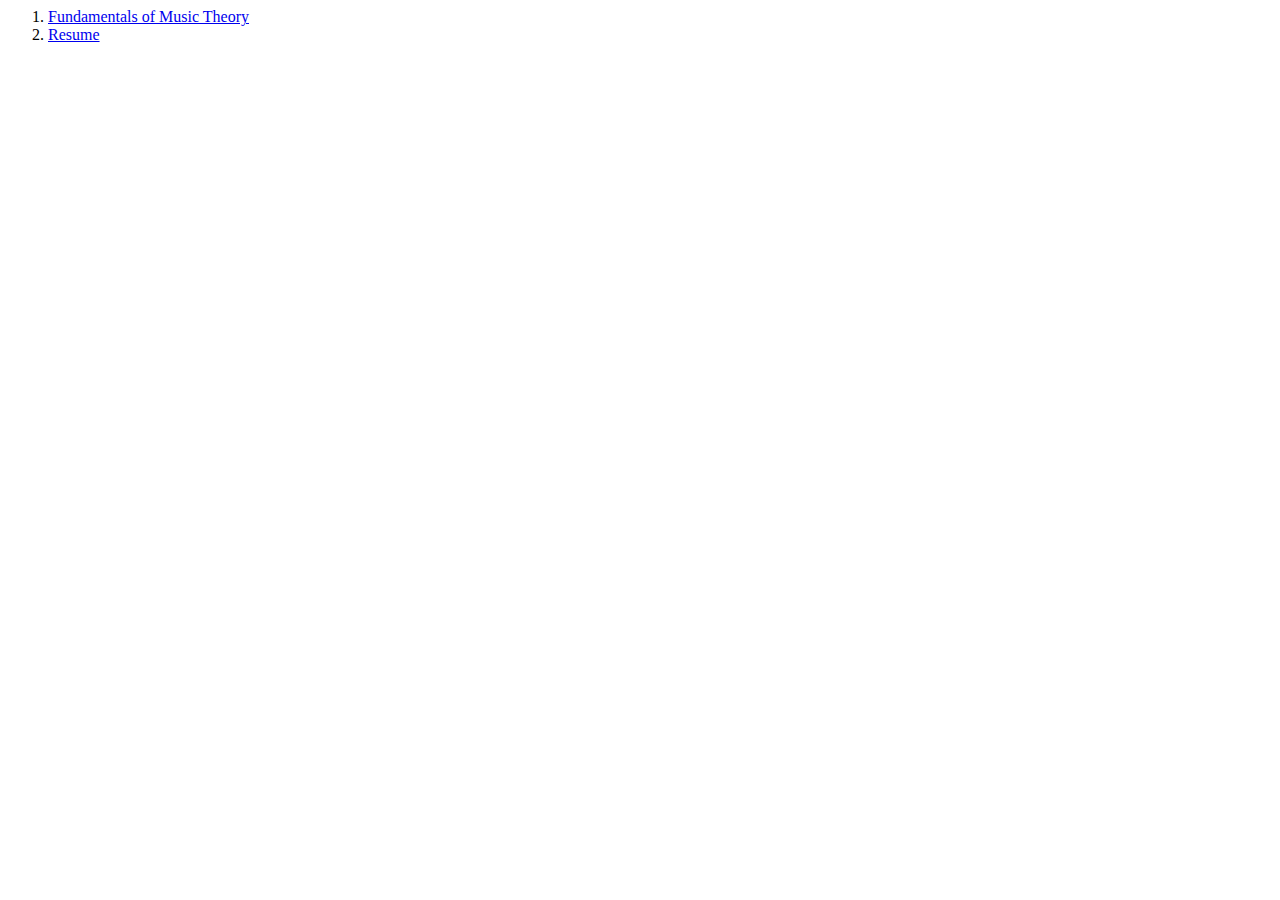
<file: index.html>
<html lang="en">
  <head>
    <meta charset="UTF-8" />
    <meta name="viewport" content="width=device-width, initial-scale=1.0" />
    <title>Document</title>
  </head>
  <body>
    <ol>
      <li><a href="/music-theory/">Fundamentals of Music Theory</a></li>
      <li><a href="/resume/">Resume</a></li>
    </ol>
  </body>
</html>
</file>
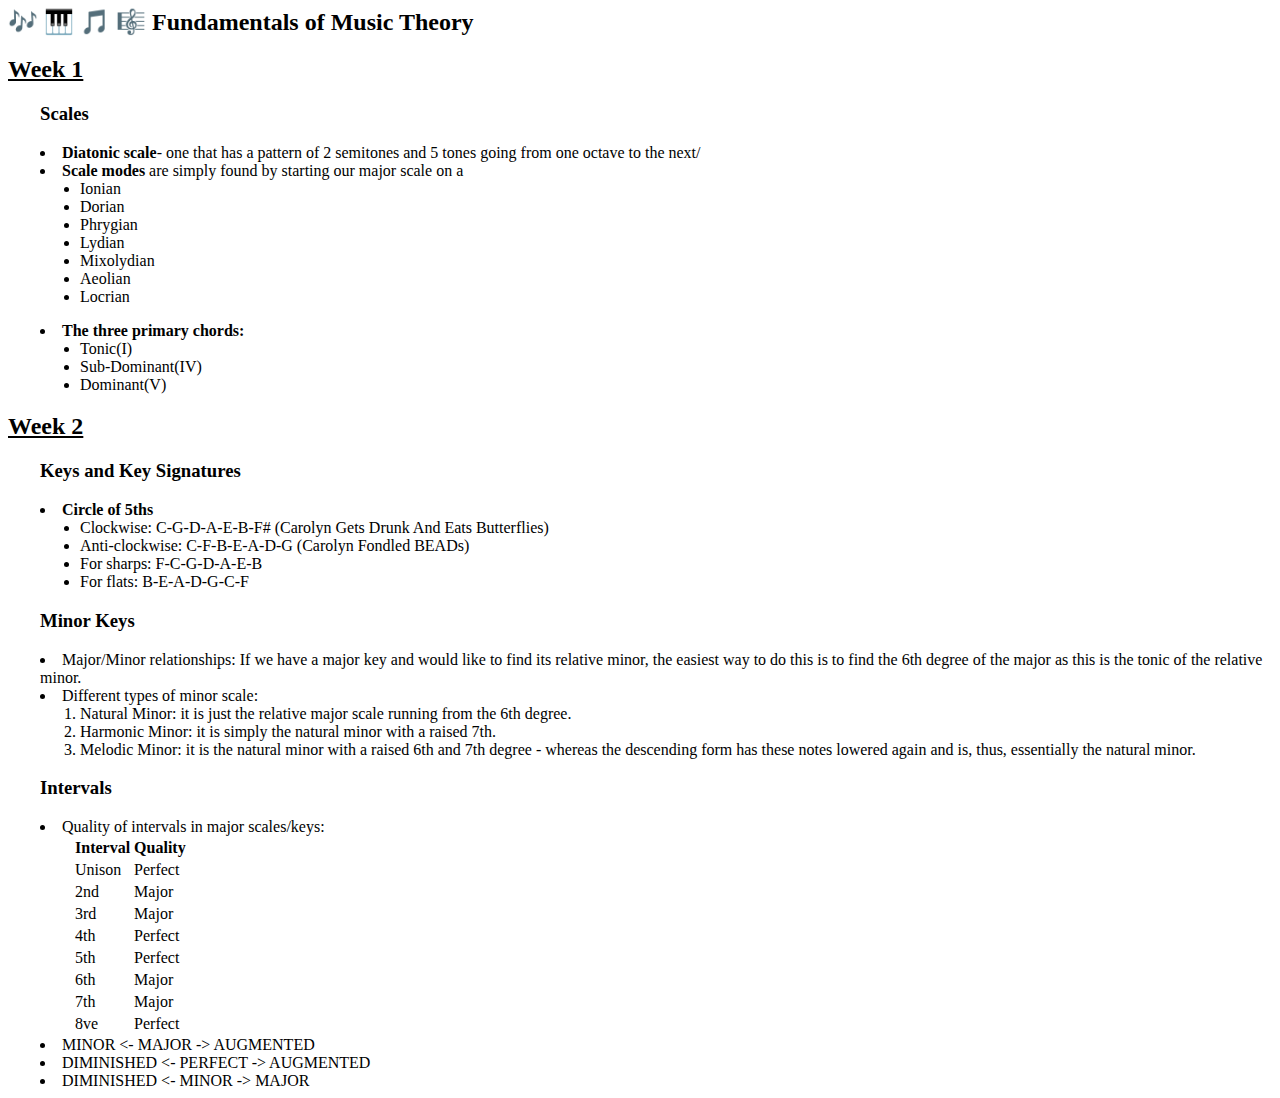
<file: music-theory/index.html>
<html lang="en">
  <head>
    <meta charset="UTF-8" />
    <meta name="viewport" content="width=device-width, initial-scale=1.0" />
    <title>Document</title>
    <style>
      .week {
        margin-left: 2em;
      }
    </style>
  </head>
  <body>
    <h2>🎶 🎹 🎵 🎼 Fundamentals of Music Theory</h2>
    <h2 style="text-decoration: underline;">Week 1</h2>
    <div id="week1" class="week">
      <h3>Scales</h3>
      <li>
        <b>Diatonic scale</b>- one that has a pattern of 2 semitones and 5 tones
        going from one octave to the next/
      </li>
      <li>
        <b>Scale modes</b> are simply found by starting our major scale on a
        <ul style="margin-top: 0;">
          <li>Ionian</li>
          <li>Dorian</li>
          <li>Phrygian</li>
          <li>Lydian</li>
          <li>Mixolydian</li>
          <li>Aeolian</li>
          <li>Locrian</li>
        </ul>
      </li>
      <li>
        <b>The three primary chords:</b>
        <ul style="margin-top: 0;">
          <li>Tonic(I)</li>
          <li>Sub-Dominant(IV)</li>
          <li>Dominant(V)</li>
        </ul>
      </li>
    </div>
    <!-- -------------------- -->
    <h2 style="text-decoration: underline;">Week 2</h2>
    <div id="week2" class="week">
      <h3>Keys and Key Signatures</h3>
      <li>
        <b>Circle of 5ths</b>
        <ul style="margin-top: 0em;">
          <li>
            Clockwise: C-G-D-A-E-B-F# (Carolyn Gets Drunk And Eats Butterflies)
          </li>
          <li>Anti-clockwise: C-F-B-E-A-D-G (Carolyn Fondled BEADs)</li>
          <li>For sharps: F-C-G-D-A-E-B</li>
          <li>For flats: B-E-A-D-G-C-F</li>
        </ul>
      </li>
      <h3>Minor Keys</h3>
      <li>
        Major/Minor relationships: If we have a major key and would like to find
        its relative minor, the easiest way to do this is to find the 6th degree
        of the major as this is the tonic of the relative minor.
      </li>
      <li>Different types of minor scale:
        <ol style="margin-top: 0em;">
          <li>Natural Minor: it is just the relative major scale running from the 6th degree.</li>
          <li>Harmonic Minor: it is simply the natural minor with a raised 7th.</li>
          <li>Melodic Minor: it is the natural minor with a raised 6th and 7th degree - whereas the descending form has these notes lowered again and is, thus, essentially the natural minor.</li>
        </ol>
      </ul>
      </li>
      <h3>Intervals</h3>
      <li>Quality of intervals in major scales/keys:</li>
      <table style="margin-left: 2em;">
        <tbody><tr><td><strong>Interval</strong></td><td><strong>Quality</strong></td></tr><tr><td>Unison</td><td>Perfect</td></tr><tr><td>2nd</td><td>Major</td></tr><tr><td>3rd</td><td>Major</td></tr><tr><td>4th</td><td>Perfect</td></tr><tr><td>5th</td><td>Perfect</td></tr><tr><td>6th</td><td>Major</td></tr><tr><td>7th</td><td>Major</td></tr><tr><td>8ve</td><td>Perfect</td></tr></tbody>
      </table>
      <li>MINOR <- MAJOR -> AUGMENTED</li>
      <li>DIMINISHED <- PERFECT -> AUGMENTED</li>
      <li>DIMINISHED <- MINOR -> MAJOR</li>
    </div>
  </body>
</html>
</file>
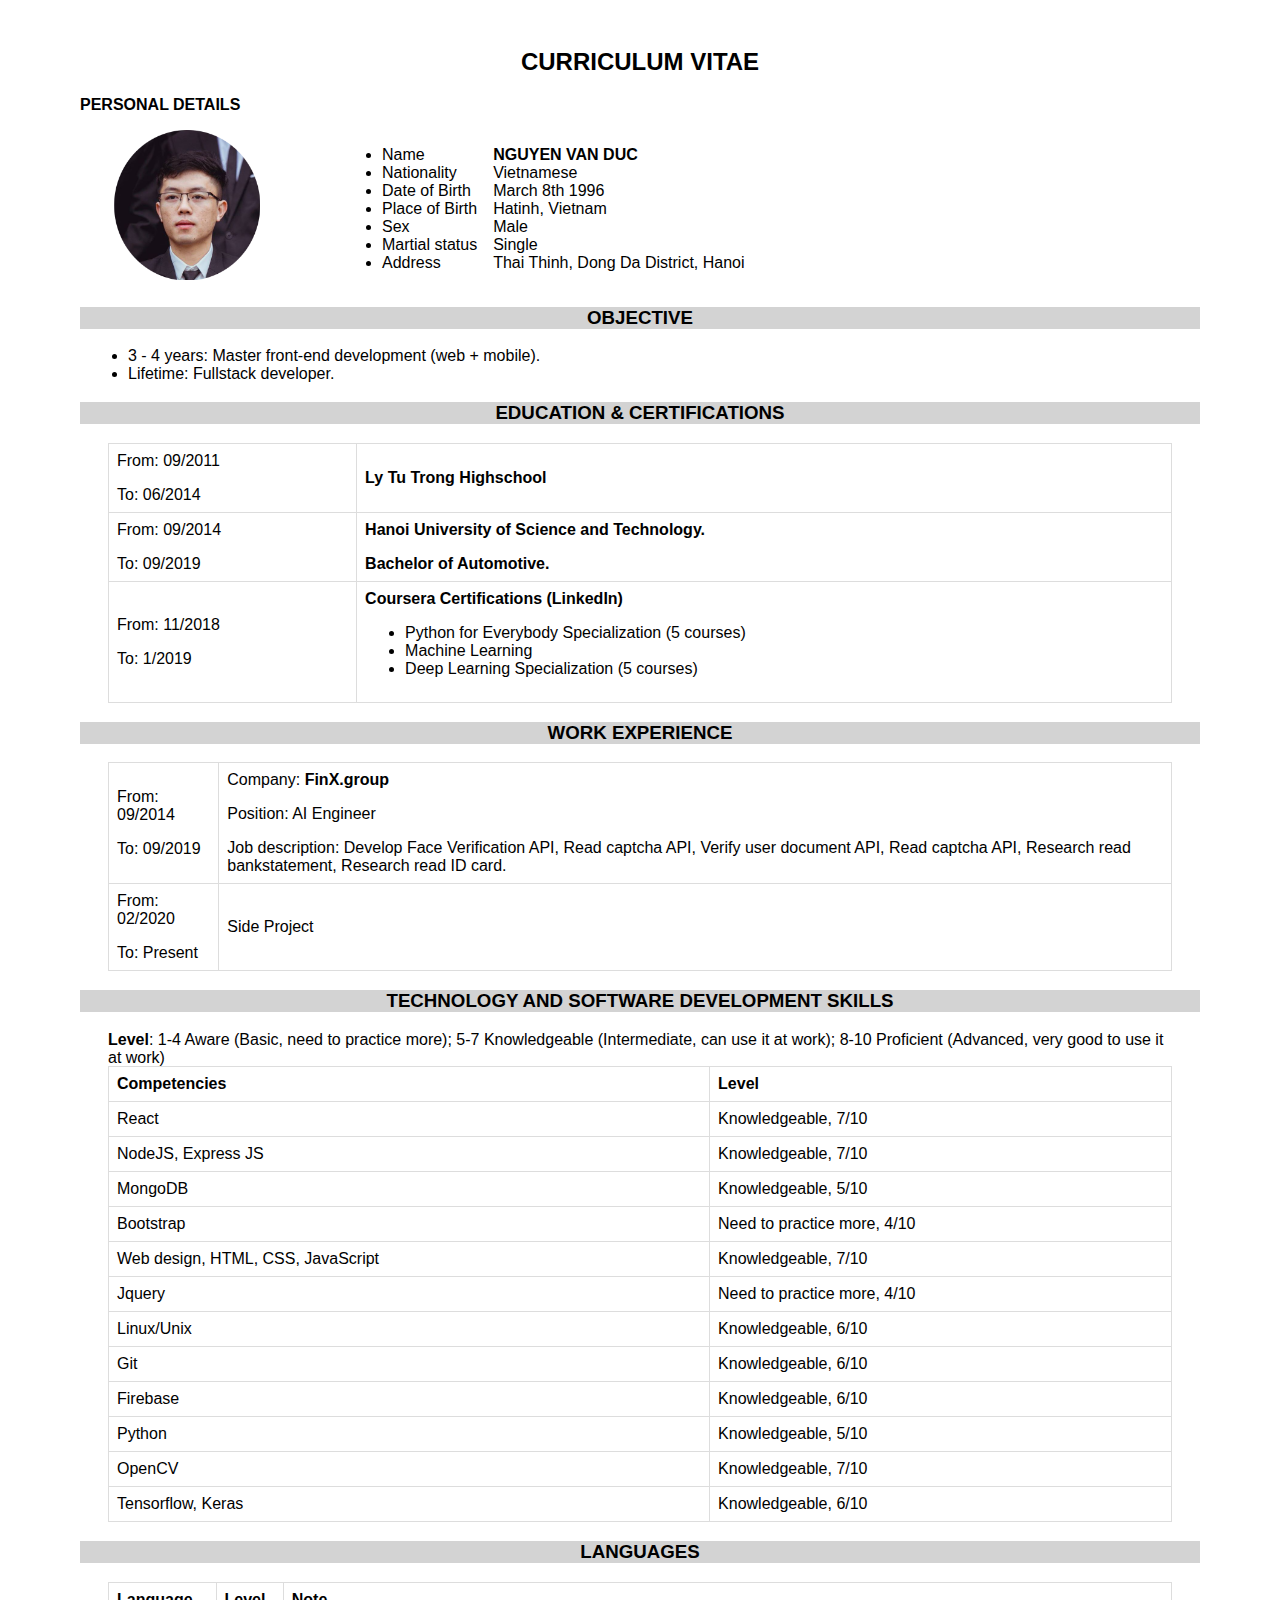
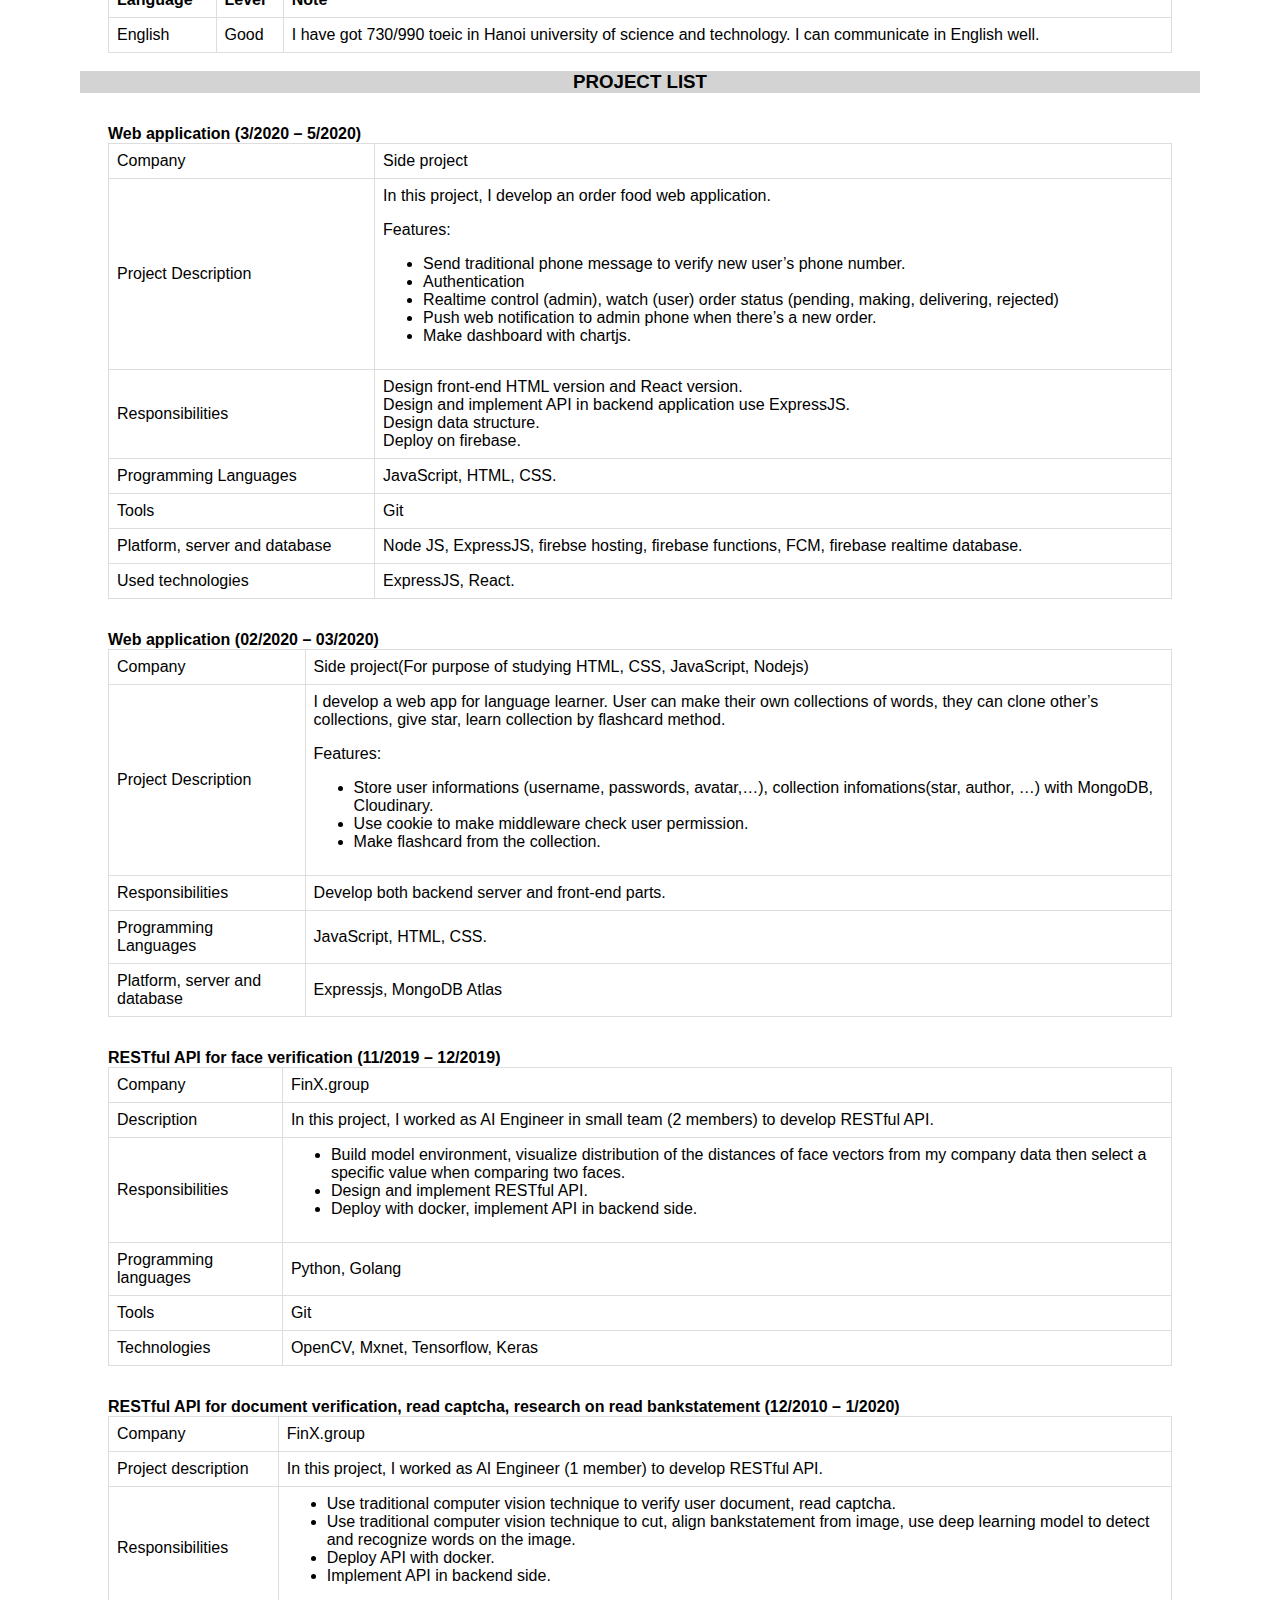
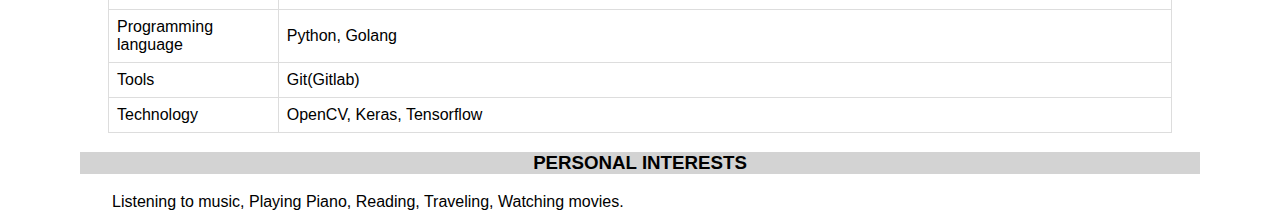
<file: resume-v2/index.html>
<html lang="en">
  <head>
    <meta charset="UTF-8" />
    <meta name="viewport" content="width=device-width, initial-scale=1.0" />
    <link rel="stylesheet" href="./style.css" />
    <title>Nguyen Van Duc</title>
  </head>
  <body>
    <h2>CURRICULUM VITAE</h2>
    <div id="personal-details">
      <b>PERSONAL DETAILS</b>
      <div id="personal-list">
        <img src="../resume//images/avatar.png" alt="" />
        <div class="left-column">
          <ul>
            <li>Name</li>
            <li>Nationality</li>
            <li>Date of Birth</li>
            <li>Place of Birth</li>
            <li>Sex</li>
            <li>Martial status</li>
            <li>Address</li>
          </ul>
        </div>
        <div class="right-column">
          <p><b>NGUYEN VAN DUC</b></p>
          <p>Vietnamese</p>
          <p>March 8th 1996</p>
          <p>Hatinh, Vietnam</p>
          <p>Male</p>
          <p>Single</p>
          <p>Thai Thinh, Dong Da District, Hanoi</p>
        </div>
      </div>
    </div>
    <section id="objective">
      <h3>OBJECTIVE</h3>
      <ul>
        <li>3 - 4 years: Master front-end development (web + mobile).</li>
        <li>Lifetime: Fullstack developer.</li>
      </ul>
      <!-- <p>.</p>
      <p></p> -->
    </section>
    <section id="educationAndCertification">
      <h3>EDUCATION &amp; CERTIFICATIONS</h3>
      <table>
        <tr>
          <td>
            <p>From: 09/2011</p>
            <p>To: 06/2014</p>
          </td>
          <td><b>Ly Tu Trong Highschool</b></td>
        </tr>
        <tr>
          <td>
            <p>From: 09/2014</p>
            <p>To: 09/2019</p>
          </td>
          <td>
            <p><b>Hanoi University of Science and Technology.</b></p>
            <p><b>Bachelor of Automotive.</b></p>
          </td>
        </tr>
        <tr>
          <td>
            <p>From: 11/2018</p>
            <p>To: 1/2019</p>
          </td>
          <td>
            <p><b>Coursera Certifications (LinkedIn)</b></p>
            <ul>
              <li>Python for Everybody Specialization (5 courses)</li>
              <li>Machine Learning</li>
              <li>Deep Learning Specialization (5 courses)</li>
            </ul>
          </td>
        </tr>
      </table>
    </section>
    <section id="work-experiences">
      <h3>WORK EXPERIENCE</h3>
      <table>
        <tr>
          <td>
            <p>From: 09/2014</p>
            <p>To: 09/2019</p>
          </td>
          <td>
            <sp>Company: <b>FinX.group</b></sp>
            <p>Position: AI Engineer</p>
            <p>
              Job description: Develop Face Verification API, Read captcha API,
              Verify user document API, Read captcha API, Research read
              bankstatement, Research read ID card.
            </p>
          </td>
        </tr>
        <tr>
          <td>
            <p>From: 02/2020</p>
            <p>To: Present</p>
          </td>
          <td>
            <p>Side Project</p>
          </td>
        </tr>
      </table>
    </section>
    <section id="skills">
      <h3>TECHNOLOGY AND SOFTWARE DEVELOPMENT SKILLS</h3>
      <table>
        <tr>
          <div>
            <b>Level</b
            ><span
              >: 1-4 Aware (Basic, need to practice more); 5-7 Knowledgeable
              (Intermediate, can use it at work); 8-10 Proficient (Advanced,
              very good to use it at work)</span
            >
          </div>
        </tr>
        <tr>
          <td>
            <b>Competencies</b>
          </td>
          <td>
            <b>Level</b>
          </td>
        </tr>
        <tr>
          <td>React</td>
          <td>Knowledgeable, 7/10</td>
        </tr>
        <tr>
          <td>NodeJS, Express JS</td>
          <td>Knowledgeable, 7/10</td>
        </tr>
        <tr>
          <td>MongoDB</td>
          <td>Knowledgeable, 5/10</td>
        </tr>
        <tr>
          <td>Bootstrap</td>
          <td>Need to practice more, 4/10</td>
        </tr>
        <tr>
          <td>Web design, HTML, CSS, JavaScript</td>
          <td>Knowledgeable, 7/10</td>
        </tr>
        <tr>
          <td>Jquery</td>
          <td>Need to practice more, 4/10</td>
        </tr>
        <tr>
          <td>Linux/Unix</td>
          <td>Knowledgeable, 6/10</td>
        </tr>
        <tr>
          <td>Git</td>
          <td>Knowledgeable, 6/10</td>
        </tr>
        <tr>
          <td>Firebase</td>
          <td>Knowledgeable, 6/10</td>
        </tr>
        <tr>
          <td>Python</td>
          <td>Knowledgeable, 5/10</td>
        </tr>
        <tr>
          <td>OpenCV</td>
          <td>Knowledgeable, 7/10</td>
        </tr>
        <tr>
          <td>Tensorflow, Keras</td>
          <td>Knowledgeable, 6/10</td>
        </tr>
      </table>
    </section>
    <section id="language">
      <h3>LANGUAGES</h3>
      <table>
        <tr>
          <td><b>Language</b></td>
          <td><b>Level</b></td>
          <td><b>Note</b></td>
        </tr>
        <tr>
          <td>English</td>
          <td>Good</td>
          <td>
            I have got 730/990 toeic in Hanoi university of science and
            technology. I can communicate in English well.
          </td>
        </tr>
      </table>
    </section>
    <section id="project-list">
      <h3>PROJECT LIST</h3>
      <p><b>Web application (3/2020 – 5/2020)</b></p>
      <table>
        <tr>
          <td>Company</td>
          <td>Side project</td>
        </tr>
        <tr>
          <td>Project Description</td>
          <td>
            <span
              >In this project, I develop an order food web application.</span
            ><br />
            <p>
              Features:
            </p>
            <ul>
              <li>
                Send traditional phone message to verify new user’s phone
                number.
              </li>
              <li>Authentication</li>
              <li>
                Realtime control (admin), watch (user) order status (pending,
                making, delivering, rejected)
              </li>
              <li>
                Push web notification to admin phone when there’s a new order.
              </li>
              <li>Make dashboard with chartjs.</li>
            </ul>
          </td>
        </tr>
        <tr>
          <td>Responsibilities</td>
          <td>
            <span>Design front-end HTML version and React version.</span><br />
            <span
              >Design and implement API in backend application use
              ExpressJS.</span
            ><br />
            <span>Design data structure.</span><br />
            <span>Deploy on firebase.</span>
          </td>
        </tr>
        <tr>
          <td>Programming Languages</td>
          <td>JavaScript, HTML, CSS.</td>
        </tr>
        <tr>
          <td>Tools</td>
          <td>Git</td>
        </tr>
        <tr>
          <td>Platform, server and database</td>
          <td>
            Node JS, ExpressJS, firebse hosting, firebase functions, FCM,
            firebase realtime database.
          </td>
        </tr>
        <tr>
          <td>Used technologies</td>
          <td>ExpressJS, React.</td>
        </tr>
      </table>
      <p><b>Web application (02/2020 – 03/2020)</b></p>
      <table>
        <tr>
          <td>
            Company
          </td>
          <td>
            Side project(For purpose of studying HTML, CSS, JavaScript, Nodejs)
          </td>
        </tr>
        <tr>
          <td>Project Description</td>
          <td>
            <span>
              I develop a web app for language learner. User can make their own
              collections of words, they can clone other’s collections, give
              star, learn collection by flashcard method. </span
            ><br />
            <p>Features:</p>
            <ul>
              <li>
                Store user informations (username, passwords, avatar,…),
                collection infomations(star, author, …) with MongoDB,
                Cloudinary.
              </li>
              <li>Use cookie to make middleware check user permission.</li>
              <li>Make flashcard from the collection.</li>
            </ul>
          </td>
        </tr>
        <tr>
          <td>Responsibilities</td>
          <td>Develop both backend server and front-end parts.</td>
        </tr>
        <tr>
          <td>Programming Languages</td>
          <td>JavaScript, HTML, CSS.</td>
        </tr>
        <tr>
          <td>Platform, server and database</td>
          <td>Expressjs, MongoDB Atlas</td>
        </tr>
      </table>
      <p><b>RESTful API for face verification (11/2019 – 12/2019)</b></p>
      <table>
        <tr>
          <td>Company</td>
          <td>FinX.group</td>
        </tr>
        <tr>
          <td>Description</td>
          <td>
            In this project, I worked as AI Engineer in small team (2 members)
            to develop RESTful API.
          </td>
        </tr>
        <tr>
          <td>Responsibilities</td>
          <td>
            <ul>
              <li>
                Build model environment, visualize distribution of the distances
                of face vectors from my company data then select a specific
                value when comparing two faces.
              </li>
              <li>
                Design and implement RESTful API.
              </li>
              <li>Deploy with docker, implement API in backend side.</li>
            </ul>
          </td>
        </tr>
        <tr>
          <td>Programming languages</td>
          <td>Python, Golang</td>
        </tr>
        <tr>
          <td>Tools</td>
          <td>Git</td>
        </tr>
        <tr>
          <td>Technologies</td>
          <td>OpenCV, Mxnet, Tensorflow, Keras</td>
        </tr>
      </table>
      <p>
        <b
          >RESTful API for document verification, read captcha, research on read
          bankstatement (12/2010 – 1/2020)</b
        >
      </p>
      <table>
        <tr>
          <td>Company</td>
          <td>FinX.group</td>
        </tr>
        <tr>
          <td>Project description</td>
          <td>
            In this project, I worked as AI Engineer (1 member) to develop
            RESTful API.
          </td>
        </tr>
        <tr>
          <td>Responsibilities</td>
          <td>
            <ul>
              <li>
                Use traditional computer vision technique to verify user
                document, read captcha.
              </li>
              <li>
                Use traditional computer vision technique to cut, align
                bankstatement from image, use deep learning model to detect and
                recognize words on the image.
              </li>
              <li>
                Deploy API with docker.
              </li>
              <li>
                Implement API in backend side.
              </li>
            </ul>
          </td>
        </tr>
        <tr>
          <td>Programming language</td>
          <td>Python, Golang</td>
        </tr>
        <tr>
          <td>Tools</td>
          <td>Git(Gitlab)</td>
        </tr>
        <tr>
          <td>Technology</td>
          <td>OpenCV, Keras, Tensorflow</td>
        </tr>
      </table>
    </section>
    <section id="personal-interests">
      <h3>PERSONAL INTERESTS</h3>
      <span style="padding-left: 2em;"
        >Listening to music, Playing Piano, Reading, Traveling, Watching
        movies.</span
      >
    </section>
  </body>
</html>
</file>
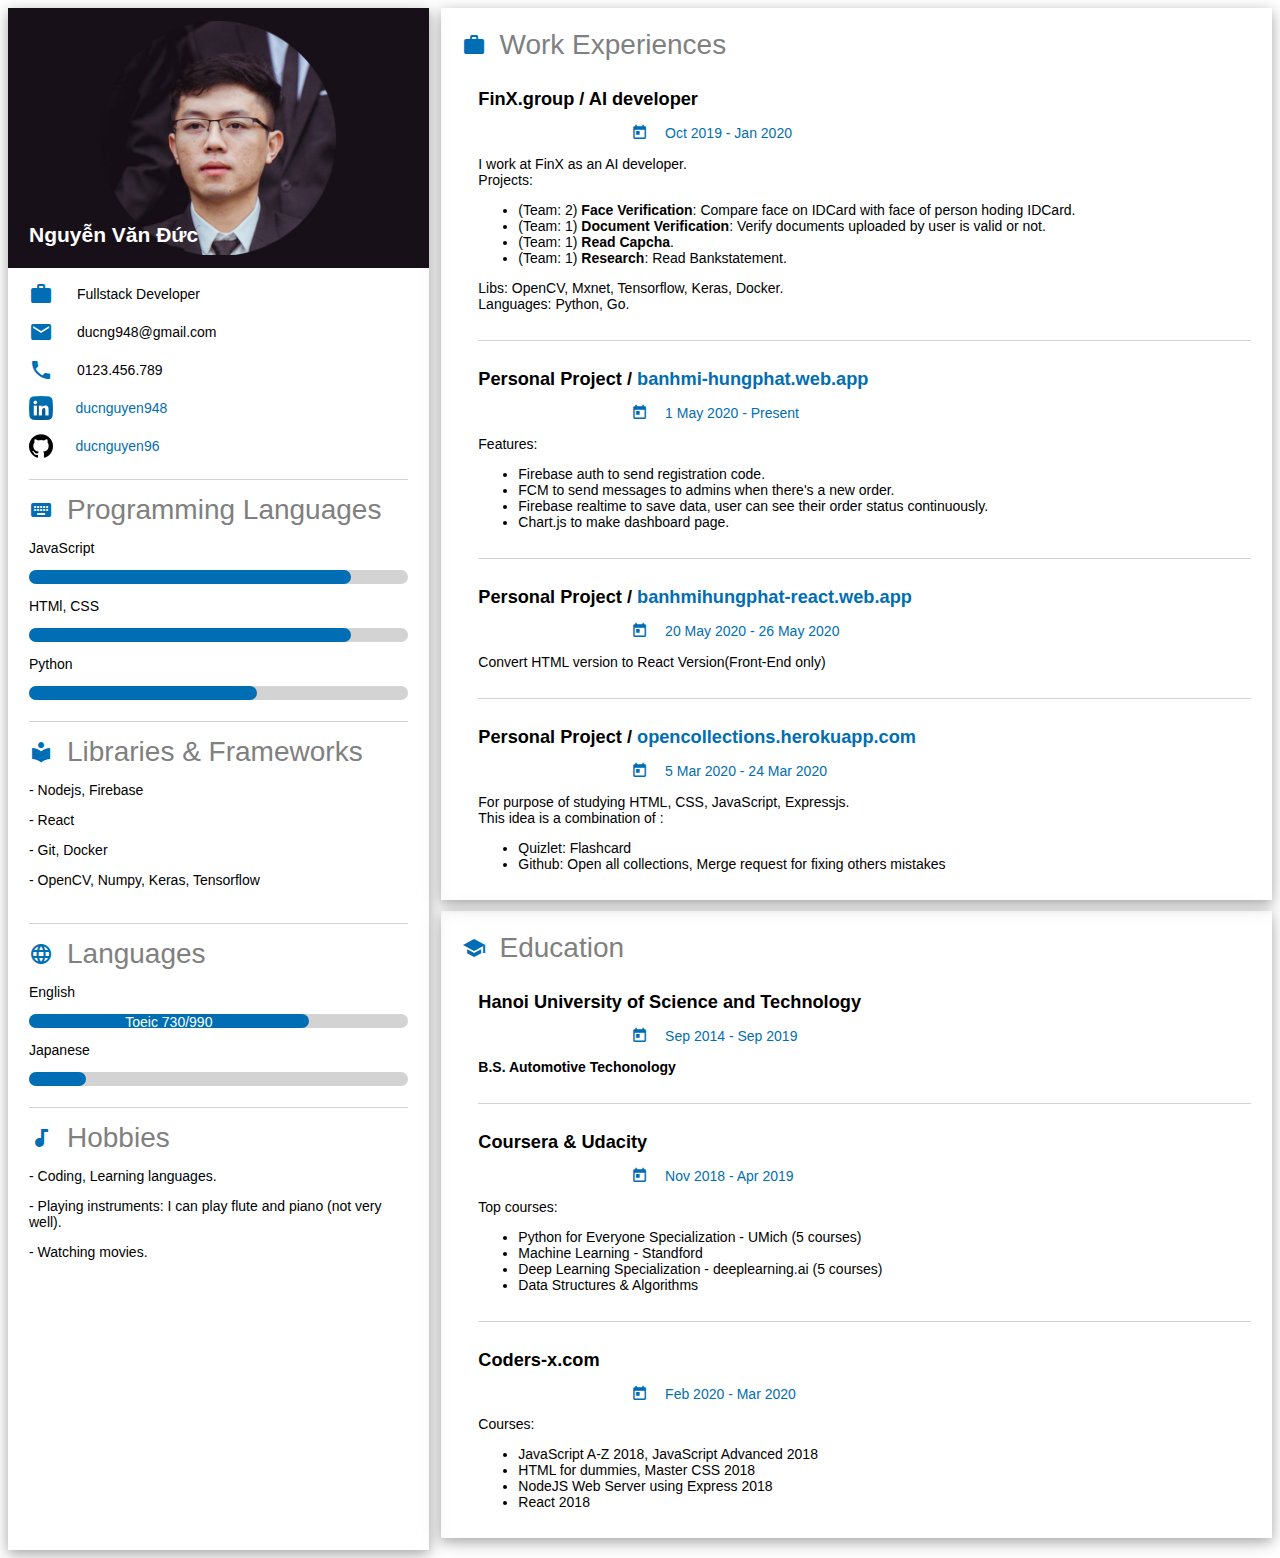
<file: resume/index.html>
<html lang="en">

<head>
  <meta charset="UTF-8">
  <meta name="viewport" content="width=device-width, initial-scale=1.0">
  <link href="https://fonts.googleapis.com/icon?family=Material+Icons" rel="stylesheet">
  <link rel="stylesheet" href="./styles/styles.css">
  <title>Nguyễn Văn Đức - Fullstack Developer</title>
</head>

<body>
  <div class="page-container">
    <div class="wrapper">
      <div class="left-column shadow">
        <div class="avatar">
          <img src="./images/avatar.png" alt="avatar">
          <p>Nguyễn Văn Đức</p>
        </div>
        <div class="info">
          <p>
            <span class="material-icons">work</span>
            Fullstack Developer</p>
          <p>
            <span class="material-icons">email</span>
            ducng948@gmail.com</p>
          <p>
            <span class="material-icons">phone</span>
            0123.456.789</p>
          <p class="social">
            <img src="./images/linkedin.png" alt="linkedin">
            <a href="https://www.linkedin.com/in/ducnguyen948/">ducnguyen948</a>
          </p>
          <p class="social">
            <img src="./images/github-logo.png" alt="github">
            <a href="https://github.com/ducnguyen96">ducnguyen96</a>
          </p>
        </div>
        <div class="info">
          <div class="info-header">
            <span class="material-icons">keyboard</span>
            <p>Programming Languages</p>
          </div>
          <div class="wrapped-info">
            <p>JavaScript</p>
            <div class="progress-bar">
              <div class="progress" style="width: 85%;"></div>
            </div>
          </div>
          <div class="wrapped-info">
            <p>HTMl, CSS</p>
            <div class="progress-bar">
              <div class="progress" style="width: 85%;"></div>
            </div>
          </div>
          <div class="wrapped-info">
            <p>Python</p>
            <div class="progress-bar">
              <div class="progress" style="width: 60%;"></div>
            </div>
          </div>
        </div>
        <div class="info">
          <div class="info-header">
            <span class="material-icons">local_library</span>
            <p>Libraries & Frameworks</p>
          </div>
          <div class="wrapped-info">
            <p> - Nodejs, Firebase</p>
            <p> - React</p>
            <p> - Git, Docker</p>
            <p> - OpenCV, Numpy, Keras, Tensorflow</p>
          </div>
        </div>
        <div class="info">
          <div class="info-header">
            <span class="material-icons">language</span>
            <p>Languages</p>
          </div>
          <div class="wrapped-info">
            <p>English</p>
            <div class="progress-bar">
              <div class="progress" style="width: 73.73%;">Toeic 730/990</div>
            </div>
          </div>
          <div class="wrapped-info">
            <p>Japanese</p>
            <div class="progress-bar">
              <div class="progress" style="width: 15%;"></div>
            </div>
          </div>
        </div>
        <div class="info">
          <div class="info-header">
            <span class="material-icons">audiotrack</span>
            <p>Hobbies</p>
          </div>
          <p> - Coding, Learning languages.</p>
          <p> - Playing instruments: I can play flute and piano (not very well).</p>
          <p> - Watching movies.</p>
        </div>
      </div>
      <!-- Right Column -->
      <div class="right-column">
        <!-- Row 1 -->
        <div class="row shadow">
          <div class="info-header">
            <span class="material-icons">work</span>
            <p>Work Experiences</p>
          </div>
          <div class="experiences">
            <div class="experience">
              <h2>FinX.group / AI developer</h2>
              <div class="time">
                <span class="material-icons">calendar_today</span>
                Oct 2019 - Jan 2020
              </div>
              <p>
                I work at FinX as an AI developer. <br>
                Projects:
                <ul>
                  <li>(Team: 2) <b>Face Verification</b>: Compare face on IDCard with face of person hoding IDCard.</li>
                  <li>(Team: 1) <b>Document Verification</b>: Verify documents uploaded by user is valid or not.</li>
                  <li>(Team: 1) <b>Read Capcha</b>.</li>
                  <li>(Team: 1) <b>Research</b>: Read Bankstatement.</li>
                </ul>
                Libs: OpenCV, Mxnet, Tensorflow, Keras, Docker. <br>
                Languages: Python, Go.
              </p>
            </div>
            <div class="experience">
              <h2 class="myproject">
                Personal Project /
                <a href="https://banhmi-hungphat.web.app/">banhmi-hungphat.web.app</a>
              </h2>
              <div class="time">
                <span class="material-icons">calendar_today</span>
                1 May 2020 - Present
              </div>
              <p>
                Features:
                <ul>
                  <li>Firebase auth to send registration code.</li>
                  <li>FCM to send messages to admins when there's a new order.</li>
                  <li>Firebase realtime  to save data, user can see their order status continuously.</li>
                  <li>Chart.js to make dashboard page.</li>
                </ul>
              </p>
            </div>
            <div class="experience">
              <h2 class="myproject">
                Personal Project /
                <a href="https://banhmihungphat-react.web.app/">banhmihungphat-react.web.app</a>
              </h2>
              <div class="time">
                <span class="material-icons">calendar_today</span>
                20 May 2020 - 26 May 2020
              </div>
              <p>
                Convert HTML version to React Version(Front-End only) <br>
              </p>
            </div>
            <div class="experience">
              <h2 class="myproject">
                Personal Project /
                <a href="https://opencollections.herokuapp.com/">opencollections.herokuapp.com</a>
              </h2>
              <div class="time">
                <span class="material-icons">calendar_today</span>
                5 Mar 2020 - 24 Mar 2020
              </div>
              <p>
                For purpose of studying HTML, CSS, JavaScript, Expressjs. <br>
                This idea is a combination of : <br>
                <ul>
                  <li>Quizlet: Flashcard</li>
                  <li>Github: Open all collections, Merge request for fixing others mistakes</li>
                </ul>
              </p>
            </div>
          </div>
        </div>
        <!-- Row 2 -->
        <div class="row shadow">
          <div class="info-header">
            <span class="material-icons">school</span>
            <p>Education</p>
          </div>
          <div class="experiences">
            <div class="experience">
              <h2>Hanoi University of Science and Technology</h2>
              <div class="time">
                <span class="material-icons">calendar_today</span>
                Sep 2014 - Sep 2019
              </div>
              <p><b>B.S. Automotive Techonology</b></p>
            </div>
            <div class="experience">
              <h2>Coursera & Udacity</h2>
              <div class="time">
                <span class="material-icons">calendar_today</span>
                Nov 2018 - Apr 2019
              </div>
              <p>Top courses: </p>
              <ul>
                <li>
                  Python for Everyone Specialization - UMich (5 courses)
                </li>
                <li>
                  Machine Learning - Standford
                </li>
                <li>
                  Deep Learning Specialization - deeplearning.ai (5 courses)
                </li>
                <li>
                  Data Structures & Algorithms
                </li>
              </ul>
            </div>
            <div class="experience">
              <h2>Coders-x.com</h2>
              <div class="time">
                <span class="material-icons">calendar_today</span>
                Feb 2020 - Mar 2020
              </div>
              <p>Courses:</p>
              <ul>
                <li>
                  JavaScript A-Z 2018, JavaScript Advanced 2018
                </li>
                <li>
                  HTML for dummies, Master CSS 2018
                </li>
                <li>
                  NodeJS Web Server using Express 2018
                </li>
                <li>React 2018</li>
              </ul>
            </div>
          </div>
        </div>
      </div>
    </div>
  </div>
  <div class="footer"></div>
</body>

</html>
</file>
<file: resume-v2/style.css>
:root {
  font-family: arial, sans-serif;
}
/* ================================= */
body {
  max-width: 1120px;
  margin: auto;
}

h2 {
  margin-top: 2em;
  text-align: center;
}
/* ================================= */
#personal-list {
  margin-top: 1em;
  display: flex;
}

#personal-list p {
  margin: 0;
}

#personal-list img {
  margin-left: 2em;
  margin-right: 5em;
  width: 150px;
  height: 150px;
}

.right-column {
  margin-block-start: 1em;
  margin-left: 1em;
}
/* ================================= */
section > h3 {
  background-color: lightgrey;
  text-align: center;
}

section > *:not(h3) {
  width: 95%;
  margin: auto;
}

table {
  border-collapse: collapse;
  width: 100%;
}

td,
th {
  border: 1px solid #dddddd;
  text-align: left;
  padding: 8px;
}

/* ================================= */

#project-list > p {
  margin-top: 2em;
}
</file>
<file: resume/styles/styles.css>
:root {
  --theme-color: #006eb4;
}

* {
  font-size: 14px;
  font-family: sans-serif;
}

.page-container {
  max-width: 1400px;
  margin: auto;
}

.row {
  padding: 1.5em 1.5em 0px 1.5em;
}

/* ============================= */

.left-column {
  grid-column: 1 / 2;
  background-color: white;
}

.avatar {
  display: flex;
  position: relative;
  background-color: rgb(23, 16, 24);
  justify-content: center;
  align-items: center;
  height: 260px;
}

.avatar img {
  height: 90%;
}

.avatar p {
  color: white;
  position: absolute;
  bottom: 0;
  left: 1em;
  font-size: 1.5rem;
  font-weight: bold;
}

.avatar + .info p {
  display: flex;
  align-items: center;
}

.avatar + .info p:last-of-type {
  margin-bottom: 0;
}

.info p span {
  margin-right: 1em;
  color: var(--theme-color);
}

.social img {
  margin-right: 1.6em;
}

.social a {
  color: var(--theme-color);
  text-decoration: none;
}

.info {
  margin: 1em 1.5em 0px 1.5em;
  padding-bottom: 1.5em;
}

.info:not(:last-of-type) {
  border-bottom: solid 1px lightgrey;
}

.info-header {
  display: flex;
  align-items: center;
  color: var(--theme-color);
}

.info-header p {
  margin: 0px 0px 0px 0.5em;
  font-size: 2rem;
  color: grey;
}

.progress-bar {
  height: 1em;
  border-radius: 0.5em;
  background-color: lightgrey;
}

.progress {
  color: white;
  text-align: center;
  background-color: var(--theme-color);
  height: 1em;
  border-radius: 0.5em;
  animation: 1s 0s 1 loadWidth;
}

@keyframes loadWidth {
  from {
    width: 0;
  }
  to {
    width: 50%;
  }
}

/* ============================= */

.right-column {
  grid-column: 2 / 4;
  margin-left: 0.8em;
}

.experiences {
  margin-left: 1.2em;
  margin-bottom: 0.8em;
}

.experience {
  padding-bottom: 1em;
  margin-top: 2em;
  border-bottom: solid 1px lightgrey;
}

.experience:last-of-type {
  border-bottom: none;
}

.experience h2 {
  font-size: 1.3rem;
  font-weight: 550;
}

.time {
  display: flex;
  align-items: center;
  color: var(--theme-color);
}

.time span {
  padding-right: 1em;
  font-size: 1.2rem;
}

.myproject a {
  font-weight: 550;
  color: var(--theme-color);
  font-size: 1.3rem;
  text-decoration: none;
}

/* ============================= */
.shadow {
  box-shadow: 0 4px 10px 0 rgba(0, 0, 0, 0.2), 0 4px 20px 0 rgba(0, 0, 0, 0.19);
}

/* ============================= */
@media screen and (min-width: 720px) {
  .page-container > .wrapper {
    display: grid;
    grid-template-columns: repeat(3, 1fr);
  }
}

@media screen and (max-width: 600px) {
  .left-column {
    margin-bottom: 0.8em;
  }

  .right-column {
    margin-left: 0;
  }
}
</file>
